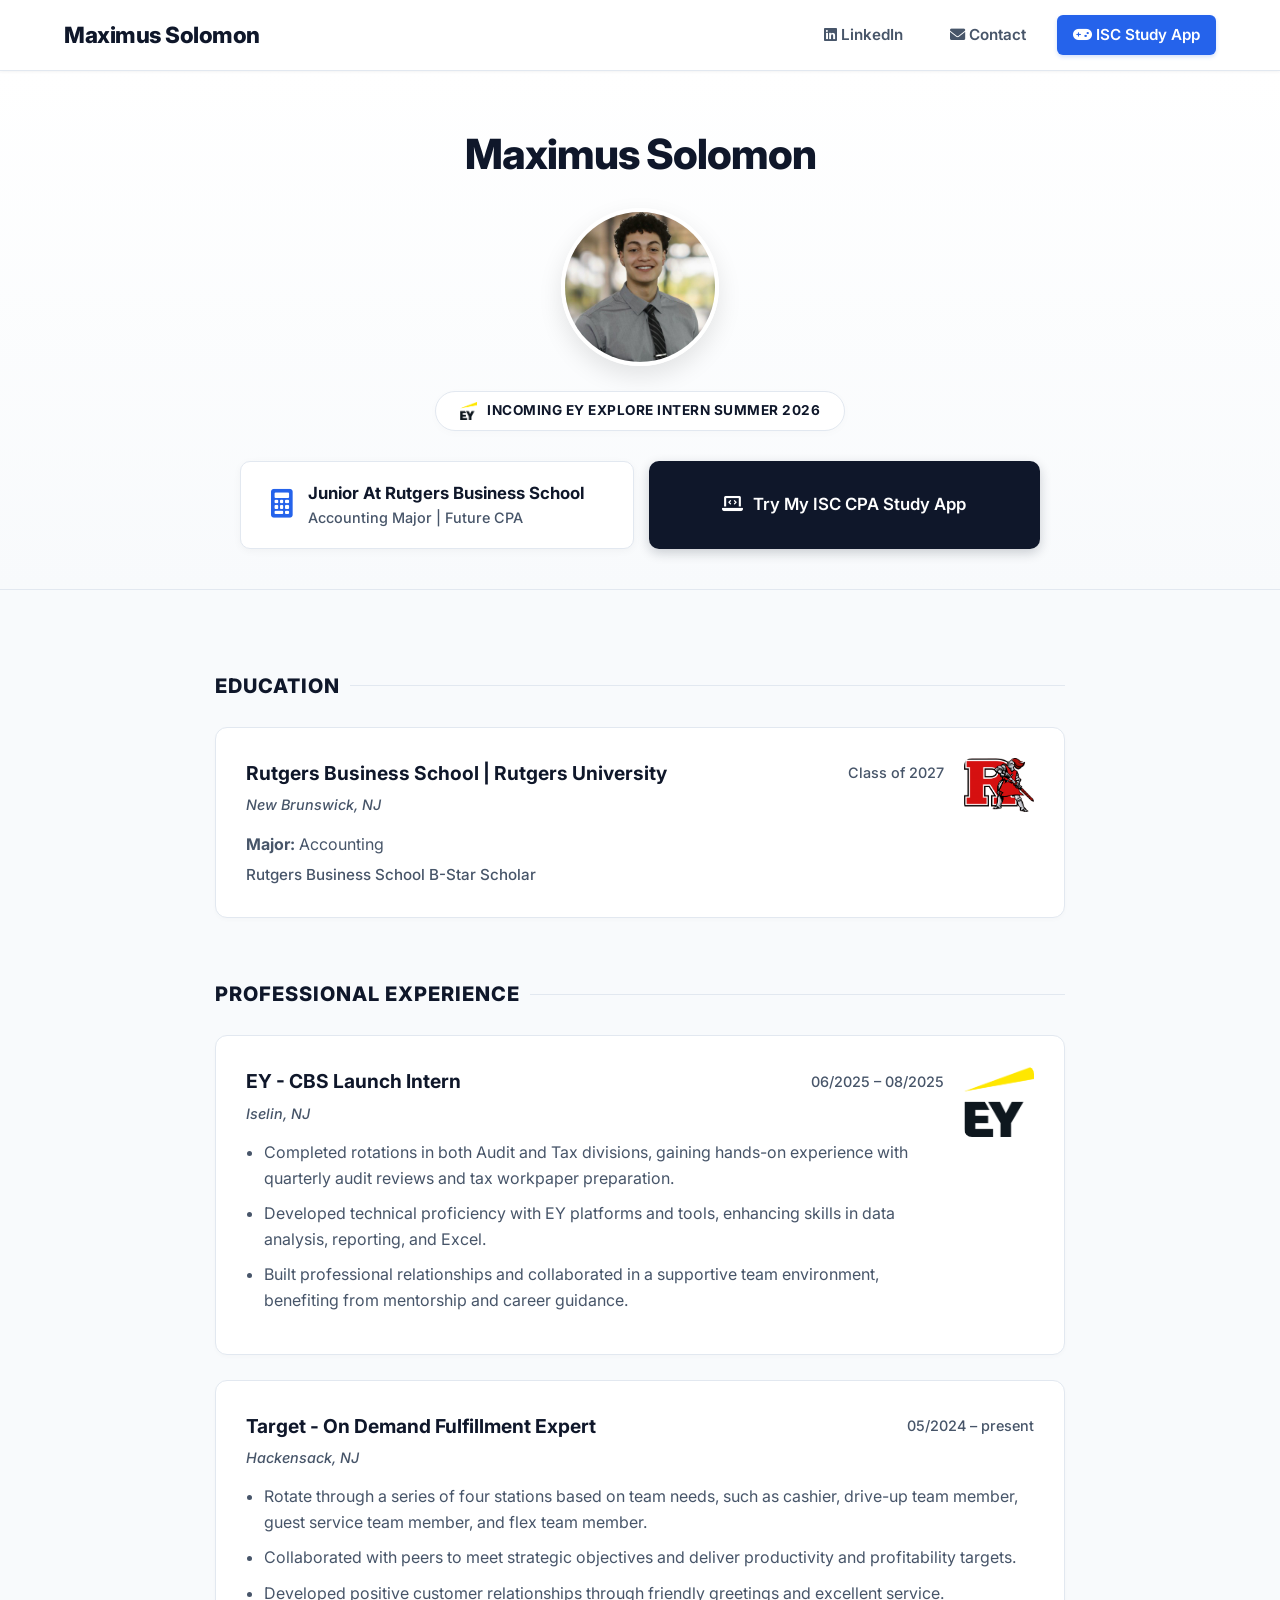
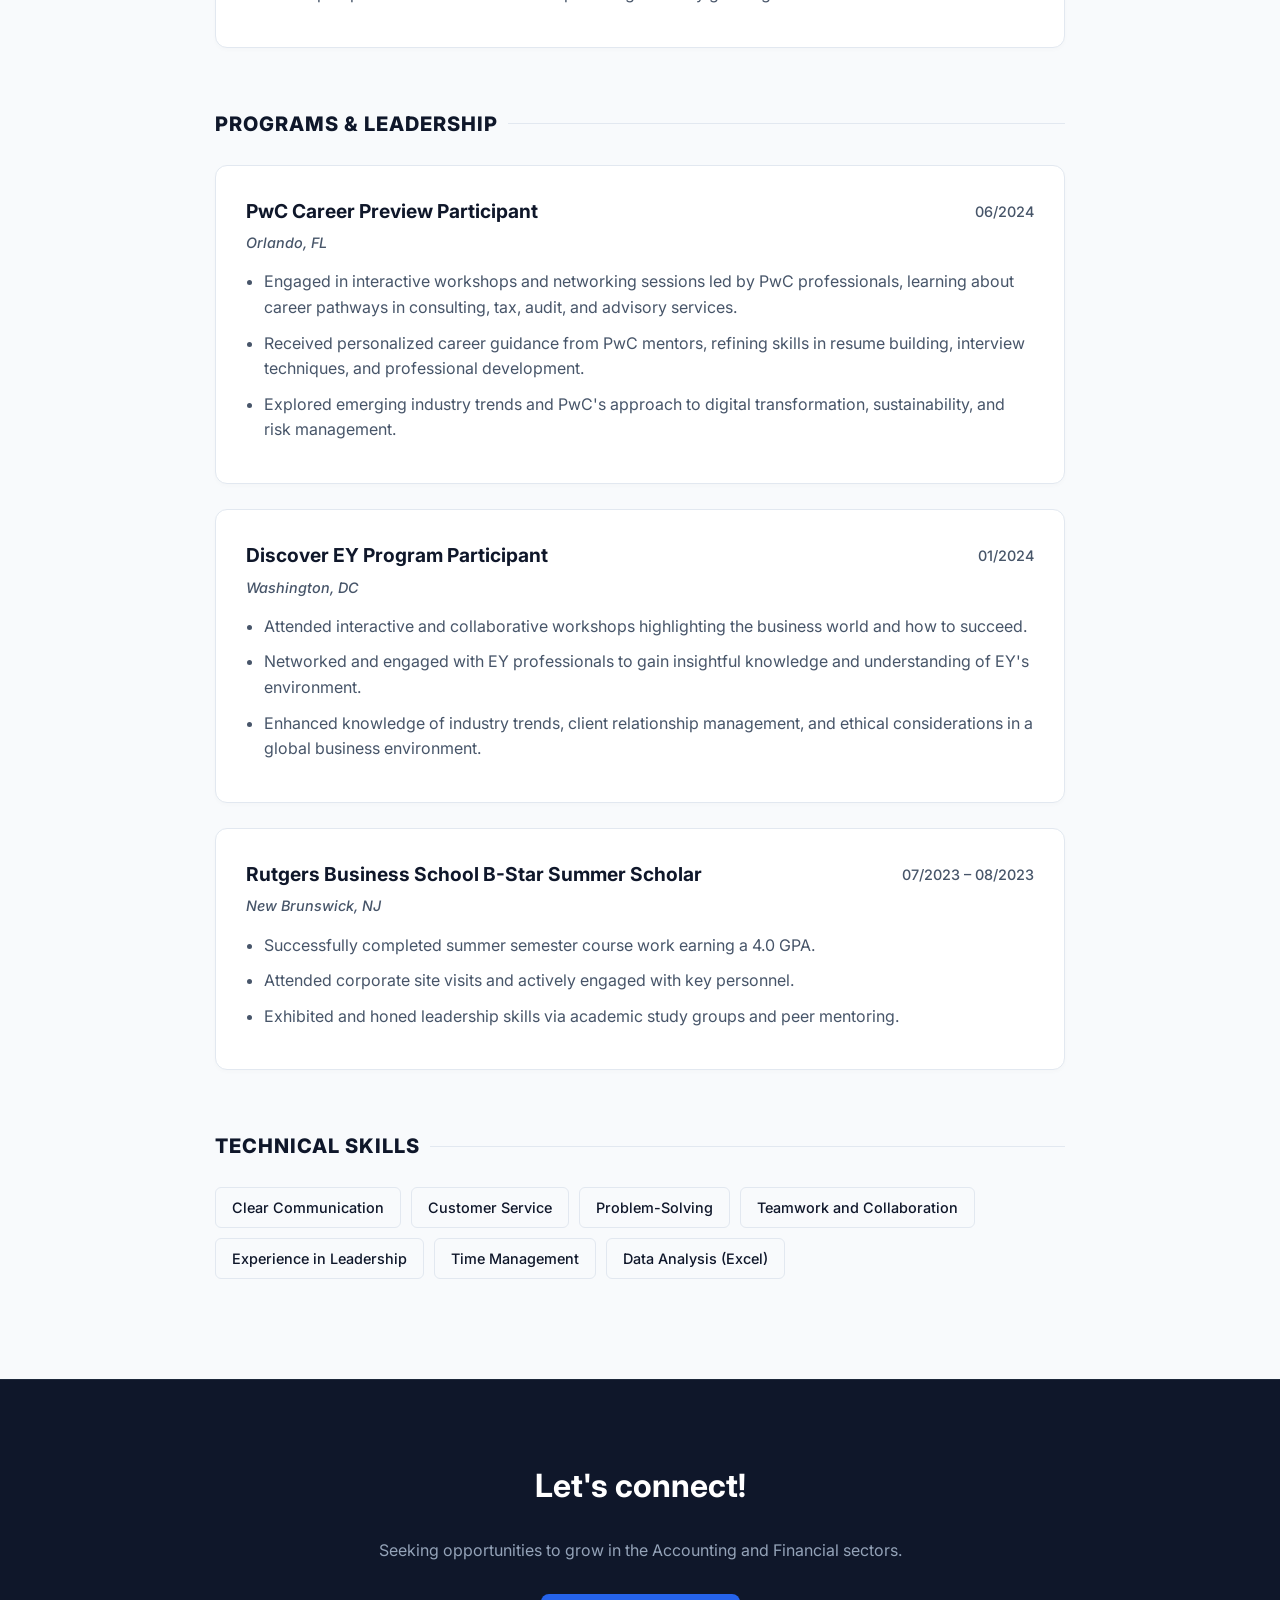
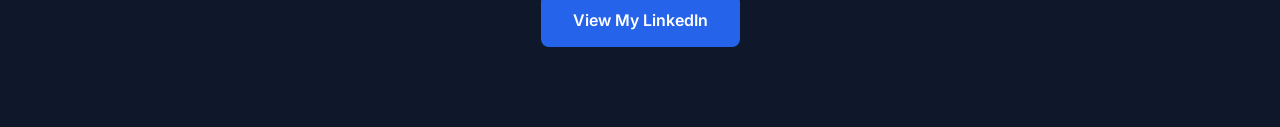
<file: index.html>
<!DOCTYPE html>
<html lang="en">
<head>
    <meta charset="UTF-8">
    <meta name="viewport" content="width=device-width, initial-scale=1.0">
    <title>Maximus Solomon | Professional Portfolio</title>
    <link rel="stylesheet" href="https://cdnjs.cloudflare.com/ajax/libs/font-awesome/6.0.0/css/all.min.css">
    <!-- Using Inter, widely considered one of the most professional, clean fonts for modern web design -->
    <link href="https://fonts.googleapis.com/css2?family=Inter:wght@300;400;500;600;700;800&display=swap" rel="stylesheet">
    <style>
        :root {
            --navy: #0f172a; 
            --navy-light: #1e293b;
            --slate: #475569;
            --light-bg: #f8fafc;
            --white: #ffffff;
            --border: #e2e8f0;
            --accent-blue: #eff6ff;
            --primary-blue: #2563eb;
            --primary-hover: #1d4ed8;
        }

        body { 
            font-family: 'Inter', -apple-system, sans-serif; 
            margin: 0; 
            background-color: var(--light-bg); 
            color: #334155;
            line-height: 1.6;
            -webkit-font-smoothing: antialiased;
        }

        /* --- REDESIGNED PROFESSIONAL NAVIGATION BAR --- */
        header { 
            background: var(--white); 
            padding: 15px 5%; 
            display: flex;
            justify-content: space-between;
            align-items: center;
            position: sticky; 
            top: 0; 
            z-index: 1000; 
            box-shadow: 0 1px 3px rgba(0,0,0,0.05); 
            border-bottom: 1px solid var(--border);
        }
        
        header h1 { 
            margin: 0; 
            font-size: 1.4rem; 
            font-weight: 800; 
            color: var(--navy);
            letter-spacing: -0.5px;
        }
        
        .social-links { 
            display: flex; 
            align-items: center; 
            gap: 15px; 
        }
        
        .social-links a {
            color: var(--slate);
            text-decoration: none;
            font-weight: 600;
            font-size: 0.95rem;
            padding: 8px 16px;
            border-radius: 6px;
            transition: all 0.2s ease;
        }
        
        .social-links a:hover { 
            color: var(--navy); 
            background-color: var(--light-bg);
        }

        .app-link-header {
            background-color: var(--primary-blue) !important; 
            color: var(--white) !important;
            box-shadow: 0 2px 4px rgba(37, 99, 235, 0.2);
        }
        
        .app-link-header:hover {
            background-color: var(--primary-hover) !important;
            transform: translateY(-1px);
        }

        /* --- REDESIGNED HERO / PROFILE SECTION --- */
        .profile-section {
            display: flex;
            flex-direction: column;
            align-items: center;
            padding: 50px 20px 40px;
            text-align: center;
            background: linear-gradient(180deg, var(--white) 0%, var(--light-bg) 100%);
            border-bottom: 1px solid var(--border);
        }

        .profile-name {
            font-size: 2.6rem;
            font-weight: 800;
            color: var(--navy);
            margin: 0 0 20px 0;
            letter-spacing: -1px;
        }
        
        .profile-pic { 
            width: 150px; 
            height: 150px; 
            border-radius: 50%; 
            box-shadow: 0 10px 25px rgba(0,0,0,0.1);
            margin-bottom: 25px;
            object-fit: cover;
            border: 4px solid var(--white);
        }

        .incoming-badge {
            background-color: var(--white);
            color: var(--navy);
            border: 1px solid var(--border);
            padding: 8px 24px;
            border-radius: 50px;
            font-size: 0.85rem;
            font-weight: 700;
            text-transform: uppercase;
            letter-spacing: 0.5px;
            margin-bottom: 30px;
            display: flex;
            align-items: center;
            gap: 10px;
            box-shadow: 0 2px 10px rgba(0,0,0,0.02);
        }
        
        .badge-logo { height: 18px; width: auto; }

        /* --- SIDE-BY-SIDE CARDS WRAPPER --- */
        .profile-cards-wrapper {
            display: flex;
            flex-direction: row; /* Aligns items side-by-side */
            justify-content: center;
            align-items: stretch; 
            gap: 15px;
            width: 100%;
            max-width: 800px; /* Widened to fit both cards comfortably */
            flex-wrap: wrap; /* Ensures they stack on smaller mobile screens */
        }

        .major-card, .cta-app-card {
            flex: 1; /* Makes both cards take up equal space */
            min-width: 300px; /* Prevents cards from getting too thin before stacking */
        }

        .major-card {
            background: var(--white);
            padding: 18px 30px;
            border-radius: 10px;
            border: 1px solid var(--border);
            text-align: left; 
            box-shadow: 0 2px 8px rgba(0,0,0,0.04);
            display: flex;
            align-items: center;
            justify-content: flex-start;
            gap: 15px;
        }
        .major-card i { color: var(--primary-blue); font-size: 1.8rem; }
        .major-card div h4 { margin: 0; color: var(--navy); font-size: 1.05rem; font-weight: 700; }
        .major-card div p { margin: 0; color: var(--slate); font-size: 0.9rem; font-weight: 500; }

        .cta-app-card {
            background: var(--navy); 
            color: var(--white); 
            padding: 18px 30px;
            border-radius: 10px;
            text-decoration: none; 
            font-weight: 600; 
            display: flex;
            justify-content: center;
            align-items: center;
            gap: 10px;
            box-shadow: 0 4px 12px rgba(15, 23, 42, 0.2); 
            transition: all 0.2s ease; 
            font-size: 1.05rem;
        }
        .cta-app-card:hover {
            background: var(--navy-light); 
            transform: translateY(-2px);
            box-shadow: 0 6px 16px rgba(15, 23, 42, 0.3); 
        }

        /* --- MAIN CONTENT CONTAINER --- */
        .container { 
            max-width: 850px; 
            margin: 0 auto; 
            padding: 20px 20px 100px; 
        }
        
        .section-title {
            font-size: 1.25rem; 
            color: var(--navy); 
            margin-top: 60px; 
            margin-bottom: 25px;
            font-weight: 800;
            text-transform: uppercase; 
            letter-spacing: 1px;
            display: flex;
            align-items: center;
            gap: 10px;
        }
        .section-title::after {
            content: "";
            flex: 1;
            height: 1px;
            background-color: var(--border);
        }

        .card {
            background: var(--white); 
            border: 1px solid var(--border); 
            border-radius: 12px;
            padding: 30px; 
            margin-bottom: 25px; 
            box-shadow: 0 2px 4px rgba(0,0,0,0.02);
            transition: box-shadow 0.2s ease;
        }
        .card:hover {
            box-shadow: 0 8px 16px rgba(0,0,0,0.06);
        }

        .card-flex { display: flex; justify-content: space-between; align-items: flex-start; gap: 20px; }
        .card-content { flex: 1; }
        .side-logo { width: 70px; height: auto; object-fit: contain; border-radius: 8px; }

        .card-header { display: flex; justify-content: space-between; align-items: center; flex-wrap: wrap; margin-bottom: 5px;}
        .card-header h3 { margin: 0; color: var(--navy); font-size: 1.2rem; font-weight: 700; }
        .date-pill { color: var(--slate); font-size: 0.9rem; font-weight: 500; }
        
        .location { display: block; color: var(--slate); font-weight: 500; font-style: italic; margin-bottom: 15px; font-size: 0.9rem; }
        
        ul { padding-left: 18px; margin: 10px 0 0; color: var(--slate); }
        li { margin-bottom: 10px; line-height: 1.6; }

        .skills-grid { display: flex; flex-wrap: wrap; gap: 10px; }
        .skill-tag { 
            background: var(--light-bg); 
            border: 1px solid var(--border); 
            color: var(--navy);
            padding: 8px 16px; 
            border-radius: 6px; 
            font-size: 0.9rem; 
            font-weight: 500;
            transition: all 0.2s ease;
        }
        .skill-tag:hover {
            background: var(--white);
            border-color: var(--primary-blue);
            color: var(--primary-blue);
        }

        footer { 
            background: var(--navy); 
            color: var(--white); 
            text-align: center; 
            padding: 80px 20px; 
            border-top: 1px solid var(--navy-light);
        }
        footer h2 { margin-top: 0; font-size: 2rem; }
        footer p { color: #94a3b8; margin-bottom: 30px; }
        
        .connect-btn {
            background: var(--primary-blue); 
            color: var(--white); 
            padding: 14px 32px;
            border-radius: 8px; 
            text-decoration: none; 
            font-weight: 600; 
            display: inline-block; 
            transition: background 0.2s ease;
        }
        .connect-btn:hover { background: var(--primary-hover); }

        @media (max-width: 768px) {
            header { flex-direction: column; padding: 15px 20px; gap: 15px; }
            .social-links { width: 100%; justify-content: center; flex-wrap: wrap; }
            .card-flex { flex-direction: column-reverse; }
            .side-logo { width: 60px; margin-bottom: 15px; }
            .card-header { flex-direction: column; align-items: flex-start; gap: 5px; }
            /* Automatically stacks the boxes on mobile phones */
            .profile-cards-wrapper { flex-direction: column; align-items: stretch; }
        }
    </style>
</head>
<body>

    <header>
        <h1>Maximus Solomon</h1>
        <div class="social-links">
            <a href="https://www.linkedin.com/in/maximus-solomon-1b7302283/" target="_blank"><i class="fa-brands fa-linkedin"></i> LinkedIn</a>
            <a href="mailto:maximusrsolomon@gmail.com"><i class="fa-solid fa-envelope"></i> Contact</a>
            <a href="ISCapp/index.html" class="app-link-header"><i class="fa-solid fa-gamepad"></i> ISC Study App</a>
        </div>
    </header>

    <div class="profile-section">
        <!-- Name added above the picture -->
        <h2 class="profile-name">Maximus Solomon</h2>
        <img src="Assets/assetpicture.jpg" alt="Maximus Solomon" class="profile-pic">
        <div class="incoming-badge">
            <img src="Assets/EY.png" alt="EY" class="badge-logo">
            Incoming EY Explore Intern Summer 2026
        </div>
        
        <!-- Cards wrapper modified to display side-by-side -->
        <div class="profile-cards-wrapper">
            <div class="major-card">
                <i class="fa-solid fa-calculator"></i>
                <div>
                    <h4>Junior At Rutgers Business School</h4>
                    <!-- Future CPA added here -->
                    <p>Accounting Major | Future CPA</p>
                </div>
            </div>
            
            <a href="ISCapp/index.html" class="cta-app-card">
                <i class="fa-solid fa-laptop-code"></i> Try My ISC CPA Study App
            </a>
        </div>
    </div>

    <div class="container">
        
        <div class="section-title">Education</div>
        
        <div class="card">
            <div class="card-flex">
                <div class="card-content">
                    <div class="card-header">
                        <h3>Rutgers Business School | Rutgers University</h3>
                        <span class="date-pill">Class of 2027</span>
                    </div>
                    <span class="location">New Brunswick, NJ</span>
                    <p style="margin-bottom: 5px; color: var(--slate);"><strong>Major:</strong> Accounting</p>
                    <div style="font-size: 0.95rem; color: var(--slate); font-weight: 500;">Rutgers Business School B-Star Scholar</div>
                </div>
                <img src="Assets/RBS.png" alt="Rutgers Business School" class="side-logo">
            </div>
        </div>

        <div class="section-title">Professional Experience</div>
        
        <div class="card">
            <div class="card-flex">
                <div class="card-content">
                    <div class="card-header">
                        <h3>EY - CBS Launch Intern</h3>
                        <span class="date-pill">06/2025 – 08/2025</span>
                    </div>
                    <span class="location">Iselin, NJ</span>
                    <ul>
                        <li>Completed rotations in both Audit and Tax divisions, gaining hands-on experience with quarterly audit reviews and tax workpaper preparation.</li>
                        <li>Developed technical proficiency with EY platforms and tools, enhancing skills in data analysis, reporting, and Excel.</li>
                        <li>Built professional relationships and collaborated in a supportive team environment, benefiting from mentorship and career guidance.</li>
                    </ul>
                </div>
                <img src="Assets/EY.png" alt="EY Logo" class="side-logo">
            </div>
        </div>

        <div class="card">
            <div class="card-header">
                <h3>Target - On Demand Fulfillment Expert</h3>
                <span class="date-pill">05/2024 – present</span>
            </div>
            <span class="location">Hackensack, NJ</span>
            <ul>
                <li>Rotate through a series of four stations based on team needs, such as cashier, drive-up team member, guest service team member, and flex team member.</li>
                <li>Collaborated with peers to meet strategic objectives and deliver productivity and profitability targets.</li>
                <li>Developed positive customer relationships through friendly greetings and excellent service.</li>
            </ul>
        </div>

        <div class="section-title">Programs & Leadership</div>
        
        <div class="card">
            <div class="card-header">
                <h3>PwC Career Preview Participant</h3>
                <span class="date-pill">06/2024</span>
            </div>
            <span class="location">Orlando, FL</span>
            <ul>
                <li>Engaged in interactive workshops and networking sessions led by PwC professionals, learning about career pathways in consulting, tax, audit, and advisory services.</li>
                <li>Received personalized career guidance from PwC mentors, refining skills in resume building, interview techniques, and professional development.</li>
                <li>Explored emerging industry trends and PwC's approach to digital transformation, sustainability, and risk management.</li>
            </ul>
        </div>

        <div class="card">
            <div class="card-header">
                <h3>Discover EY Program Participant</h3>
                <span class="date-pill">01/2024</span>
            </div>
            <span class="location">Washington, DC</span>
            <ul>
                <li>Attended interactive and collaborative workshops highlighting the business world and how to succeed.</li>
                <li>Networked and engaged with EY professionals to gain insightful knowledge and understanding of EY's environment.</li>
                <li>Enhanced knowledge of industry trends, client relationship management, and ethical considerations in a global business environment.</li>
            </ul>
        </div>

        <div class="card">
            <div class="card-header">
                <h3>Rutgers Business School B-Star Summer Scholar</h3>
                <span class="date-pill">07/2023 – 08/2023</span>
            </div>
            <span class="location">New Brunswick, NJ</span>
            <ul>
                <li>Successfully completed summer semester course work earning a 4.0 GPA.</li>
                <li>Attended corporate site visits and actively engaged with key personnel.</li>
                <li>Exhibited and honed leadership skills via academic study groups and peer mentoring.</li>
            </ul>
        </div>

        <div class="section-title">Technical Skills</div>
        <div class="skills-grid">
            <span class="skill-tag">Clear Communication</span>
            <span class="skill-tag">Customer Service</span>
            <span class="skill-tag">Problem-Solving</span>
            <span class="skill-tag">Teamwork and Collaboration</span>
            <span class="skill-tag">Experience in Leadership</span>
            <span class="skill-tag">Time Management</span>
            <span class="skill-tag">Data Analysis (Excel)</span>
        </div>
    </div>

    <footer>
        <h2>Let's connect!</h2>
        <p>Seeking opportunities to grow in the Accounting and Financial sectors.</p>
        <a href="https://www.linkedin.com/in/maximus-solomon-1b7302283/" class="connect-btn" target="_blank">View My LinkedIn</a>
    </footer>

</body>
</html>
</file>
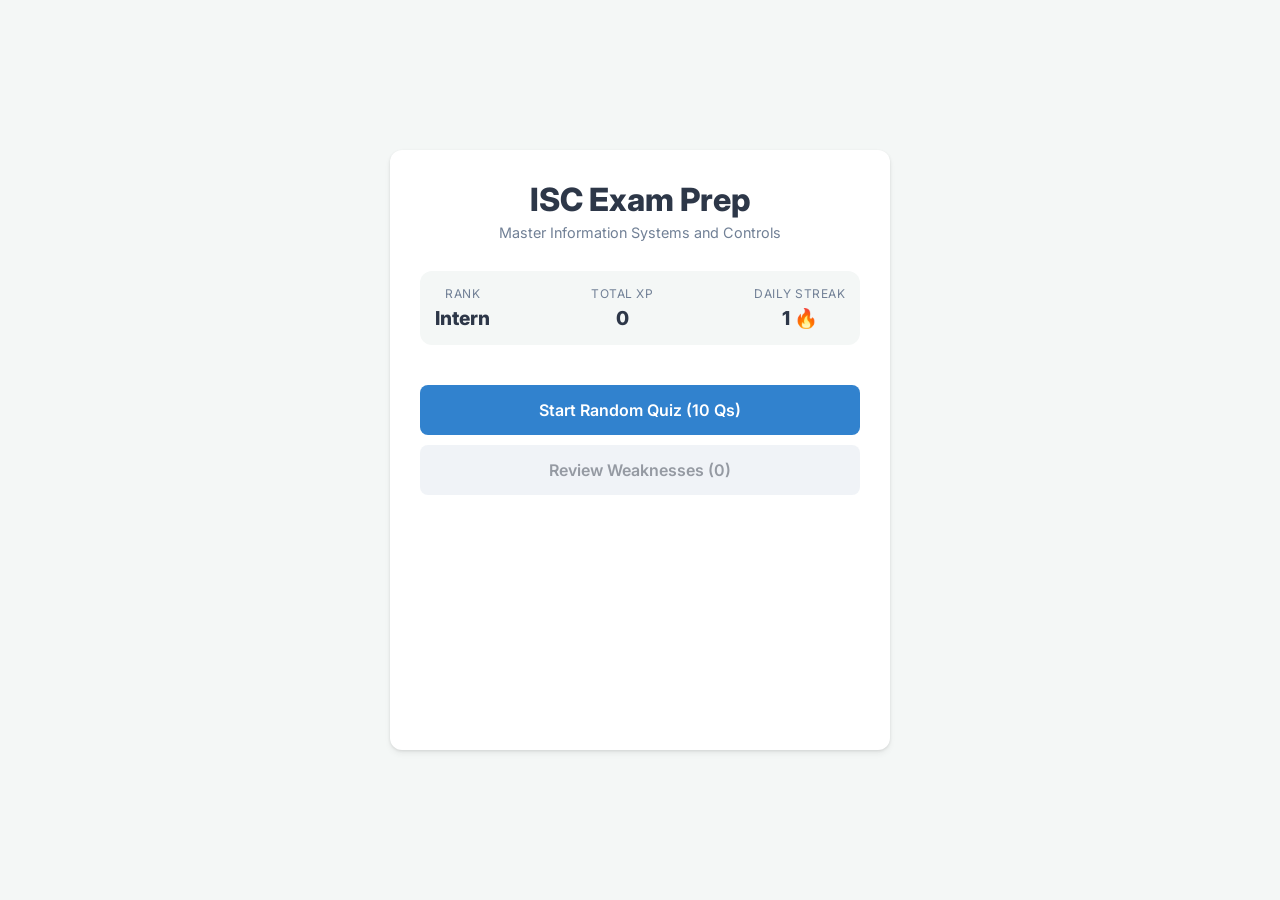
<file: ISCapp/index.html>
<!DOCTYPE html>
<html lang="en">
<head>
    <meta charset="UTF-8">
    <meta name="viewport" content="width=device-width, initial-scale=1.0">
    <title>ISC CPA Study App</title>
    <link rel="stylesheet" href="style.css">
    <link href="https://fonts.googleapis.com/css2?family=Inter:wght@400;600;800&display=swap" rel="stylesheet">
</head>
<body>
    <main class="app-container">

        <section id="dashboard-screen" class="screen active">
            <header class="dashboard-header">
                <h1>ISC Exam Prep</h1>
                <p class="subtitle">Master Information Systems and Controls</p>
                
                <div class="stats-bar">
                    <div class="stat-box">
                        <span class="stat-label">Rank</span>
                        <span id="user-rank" class="stat-value">Intern</span>
                    </div>
                    <div class="stat-box">
                        <span class="stat-label">Total XP</span>
                        <span id="user-xp" class="stat-value">0</span>
                    </div>
                    <div class="stat-box">
                        <span class="stat-label">Daily Streak</span>
                        <span id="user-streak" class="stat-value">0 🔥</span>
                    </div>
                </div>
            </header>

            <div class="action-buttons">
                <button id="btn-start-random" class="primary-btn" disabled>Start Random Quiz (10 Qs)</button>
                <button id="btn-review-weak" class="secondary-btn" disabled>Review Weaknesses (0)</button>
            </div>
        </section>


        <section id="quiz-screen" class="screen hidden">
            <header class="quiz-header">
                <div class="progress-tracker">Question <span id="current-q-num">1</span> of <span id="total-q-num">10</span></div>
                <div id="combo-tracker" class="combo-tracker hidden">🔥 <span id="combo-count">3</span>x Combo!</div>
            </header>

            <div class="question-container">
                <span id="question-category" class="category-badge">Category Placeholder</span>
                <h2 id="question-text">Loading question...</h2>
            </div>

            <div id="choices-container" class="choices-grid"></div>

            <div id="explanation-box" class="explanation-box hidden">
                <h3 id="result-title">Correct/Incorrect Placeholder</h3>
                <p id="explanation-text">Explanation goes here to help you study.</p>
                <button id="btn-next-q" class="primary-btn">Next Question</button>
            </div>
        </section>


        <section id="summary-screen" class="screen hidden">
            <header class="summary-header">
                <h2>Session Complete!</h2>
                <div class="summary-stats">
                    <h3 id="summary-score">0 / 10 Correct</h3>
                    <p id="summary-xp-gained" class="xp-boost">+0 XP</p>
                </div>
            </header>

            <div id="missed-questions-container" class="missed-questions-container hidden">
                <h3>Needs Review:</h3>
                <ul id="missed-list">
                    </ul>
            </div>

            <button id="btn-home" class="primary-btn">Back to Dashboard</button>
        </section>

    </main>

    <script src="app.js"></script>
</body>
</html>
</file>
<file: ISCapp/style.css>
/* ==========================================
   CSS VARIABLES (Color Palette & Sizing)
   ========================================== */
:root {
    --bg-color: #f4f7f6;
    --card-bg: #ffffff;
    --text-main: #2d3748;
    --text-muted: #718096;
    --primary-color: #3182ce;
    --primary-hover: #2b6cb0;
    --secondary-color: #e2e8f0;
    --secondary-hover: #cbd5e0;
    --success-color: #48bb78;
    --danger-color: #f56565;
    --combo-color: #ed8936;
    
    --border-radius: 12px;
    --shadow: 0 4px 6px rgba(0, 0, 0, 0.05), 0 1px 3px rgba(0, 0, 0, 0.1);
}

/* ==========================================
   GLOBAL RESET & TYPOGRAPHY
   ========================================== */
* {
    box-sizing: border-box;
    margin: 0;
    padding: 0;
}

body {
    font-family: 'Inter', sans-serif;
    background-color: var(--bg-color);
    color: var(--text-main);
    display: flex;
    justify-content: center;
    align-items: center;
    min-height: 100vh;
    padding: 20px;
}

/* ==========================================
   APP CONTAINER (The Main "Window")
   ========================================== */
.app-container {
    background-color: var(--card-bg);
    width: 100%;
    max-width: 500px;
    min-height: 600px;
    border-radius: var(--border-radius);
    box-shadow: var(--shadow);
    padding: 30px;
    position: relative;
    overflow: hidden;
}

/* SPA Logic: Hide screens that aren't active */
.hidden {
    display: none !important;
}

.screen {
    display: flex;
    flex-direction: column;
    height: 100%;
    animation: fadeIn 0.3s ease-in-out;
}

@keyframes fadeIn {
    from { opacity: 0; transform: translateY(10px); }
    to { opacity: 1; transform: translateY(0); }
}

/* ==========================================
   BUTTONS
   ========================================== */
button {
    font-family: inherit;
    font-size: 1rem;
    font-weight: 600;
    padding: 15px;
    border: none;
    border-radius: 8px;
    cursor: pointer;
    transition: all 0.2s ease;
    width: 100%;
}

.primary-btn {
    background-color: var(--primary-color);
    color: white;
}

.primary-btn:hover {
    background-color: var(--primary-hover);
}

.secondary-btn {
    background-color: var(--secondary-color);
    color: var(--text-main);
    margin-top: 10px;
}

.secondary-btn:hover {
    background-color: var(--secondary-hover);
}

button:disabled {
    opacity: 0.5;
    cursor: not-allowed;
}

/* ==========================================
   SCREEN 1: DASHBOARD
   ========================================== */
.dashboard-header {
    text-align: center;
    margin-bottom: 40px;
}

.dashboard-header h1 {
    font-size: 2rem;
    font-weight: 800;
    margin-bottom: 5px;
}

.subtitle {
    color: var(--text-muted);
    font-size: 0.9rem;
}

.stats-bar {
    display: flex;
    justify-content: space-between;
    background-color: var(--bg-color);
    padding: 15px;
    border-radius: var(--border-radius);
    margin-top: 30px;
}

.stat-box {
    display: flex;
    flex-direction: column;
    text-align: center;
}

.stat-label {
    font-size: 0.75rem;
    text-transform: uppercase;
    color: var(--text-muted);
    letter-spacing: 0.5px;
    margin-bottom: 5px;
}

.stat-value {
    font-size: 1.2rem;
    font-weight: 800;
}

.action-buttons {
    margin-top: auto;
}

/* ==========================================
   SCREEN 2: ACTIVE SESSION
   ========================================== */
.quiz-header {
    display: flex;
    justify-content: space-between;
    align-items: center;
    margin-bottom: 20px;
    font-size: 0.9rem;
    color: var(--text-muted);
    font-weight: 600;
}

.combo-tracker {
    color: var(--combo-color);
    font-weight: 800;
    animation: pop 0.3s cubic-bezier(0.175, 0.885, 0.32, 1.275);
}

@keyframes pop {
    0% { transform: scale(0.8); }
    50% { transform: scale(1.2); }
    100% { transform: scale(1); }
}

.category-badge {
    display: inline-block;
    background-color: var(--secondary-color);
    color: var(--text-muted);
    font-size: 0.75rem;
    padding: 4px 8px;
    border-radius: 4px;
    margin-bottom: 10px;
    text-transform: uppercase;
    letter-spacing: 0.5px;
}

.question-container h2 {
    font-size: 1.3rem;
    line-height: 1.5;
    margin-bottom: 25px;
}

.choices-grid {
    display: flex;
    flex-direction: column;
    gap: 12px;
}

.choice-btn {
    background-color: var(--card-bg);
    border: 2px solid var(--secondary-color);
    color: var(--text-main);
    text-align: left;
    font-weight: 400;
}

.choice-btn:hover:not(:disabled) {
    border-color: var(--primary-color);
    background-color: #ebf8ff; /* Light blue tint */
}

/* States applied by JavaScript when grading */
.choice-btn.correct {
    background-color: var(--success-color) !important;
    border-color: var(--success-color) !important;
    color: white !important;
}

.choice-btn.incorrect {
    background-color: var(--danger-color) !important;
    border-color: var(--danger-color) !important;
    color: white !important;
}

/* Explanation Box */
.explanation-box {
    margin-top: 25px;
    padding: 20px;
    border-radius: 8px;
    background-color: var(--secondary-color);
    border-left: 5px solid var(--primary-color);
}

.explanation-box h3 {
    margin-bottom: 10px;
    font-size: 1.1rem;
}

.explanation-box p {
    font-size: 0.95rem;
    line-height: 1.5;
    margin-bottom: 15px;
}

/* ==========================================
   SCREEN 3: SUMMARY
   ========================================== */
.summary-header {
    text-align: center;
    margin-bottom: 30px;
}

.summary-stats h3 {
    font-size: 2.5rem;
    color: var(--primary-color);
    margin: 10px 0;
}

.xp-boost {
    color: var(--combo-color);
    font-weight: 800;
    font-size: 1.2rem;
}

.missed-questions-container {
    background-color: #fff5f5; /* Light red tint */
    padding: 15px;
    border-radius: 8px;
    margin-bottom: 20px;
    max-height: 250px;
    overflow-y: auto;
}

.missed-questions-container h3 {
    color: var(--danger-color);
    margin-bottom: 10px;
    font-size: 1rem;
}

#missed-list {
    list-style-position: inside;
    font-size: 0.9rem;
    line-height: 1.4;
    color: var(--text-main);
}

#missed-list li {
    margin-bottom: 8px;
    padding-bottom: 8px;
    border-bottom: 1px solid #fed7d7;
}

#missed-list li:last-child {
    border-bottom: none;
    margin-bottom: 0;
}
</file>
